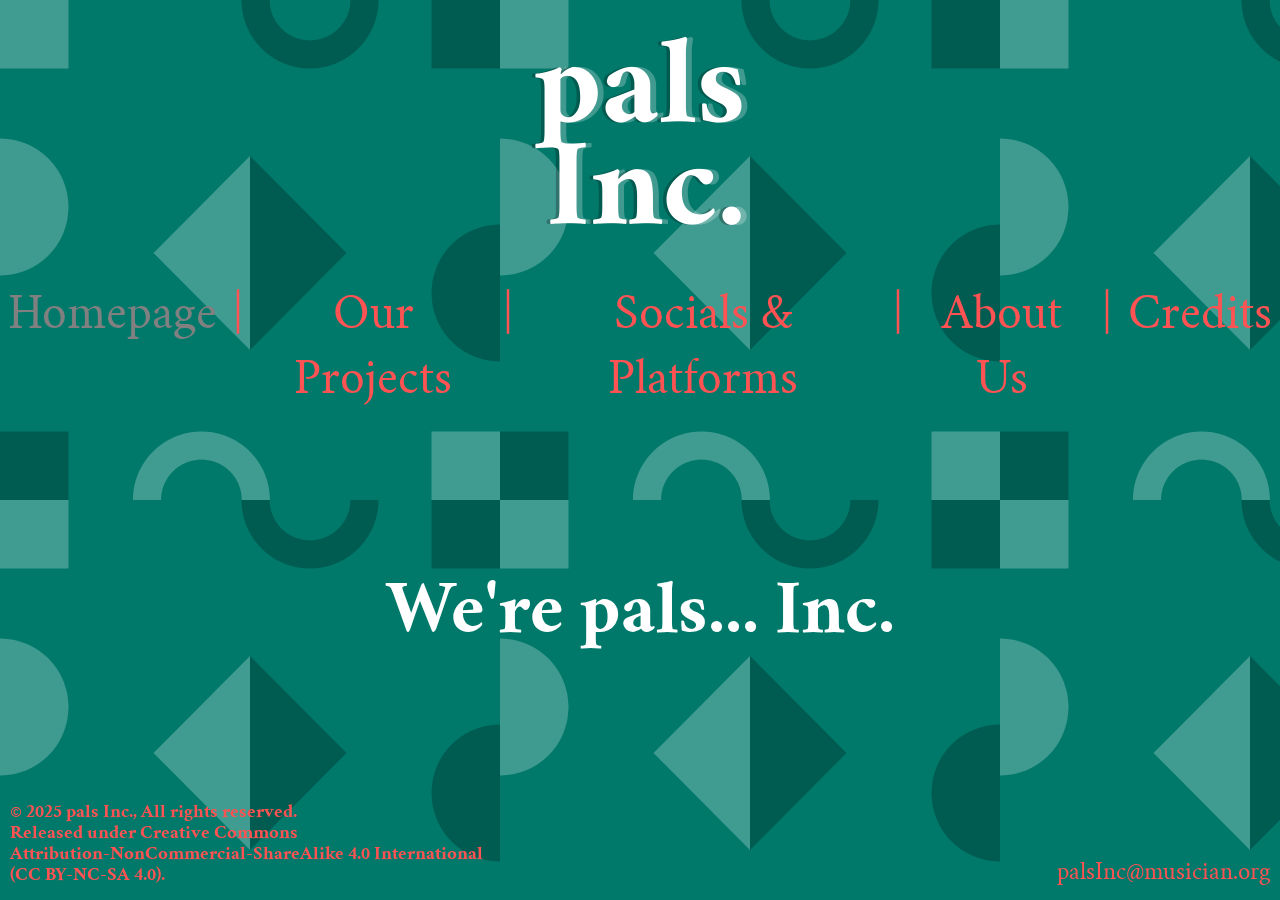
<file: index.html>
<!DOCTYPE html>
<html lang="en">

<head>

</head>

<body>
  <main style="text-align: center; margin: auto;">
    <img src="images/palsInc.png" width="250px" height="auto" style="margin-bottom: 1.25rem;">
    <nav></nav>
    <h1 style="margin-top: 1rem;">We're pals... Inc.</h1>
    <!--<div width="200px" style="width: fit-content; margin: 0 auto; text-align: left;">
        <h2><a href="pass.html" style="margin-top: 5rem;">Sign Up or Log In!</a><br><a class="white" href="pass.html" style="text-align: right;"><p>or Continue as a guest :3</p></a></h2>

        <ul style="list-style-type:upper-roman; margin: ; background-color: rgba(0, 0, 0, 0.5);">
          <b class="white">if you:...</b>
          <i>
          <li>Hate Capitalism</li>
          <li>Love Nature</li>
          <li>Hate Government</li>
          <li>Love Eachother</li>
          <li>Hate Convention</li>
          <li>Love Expression</li>
          </i>
        </ul>-->
    </div>
  </main>
</body>
<script src="pals.js"></script>

</html>
</file>
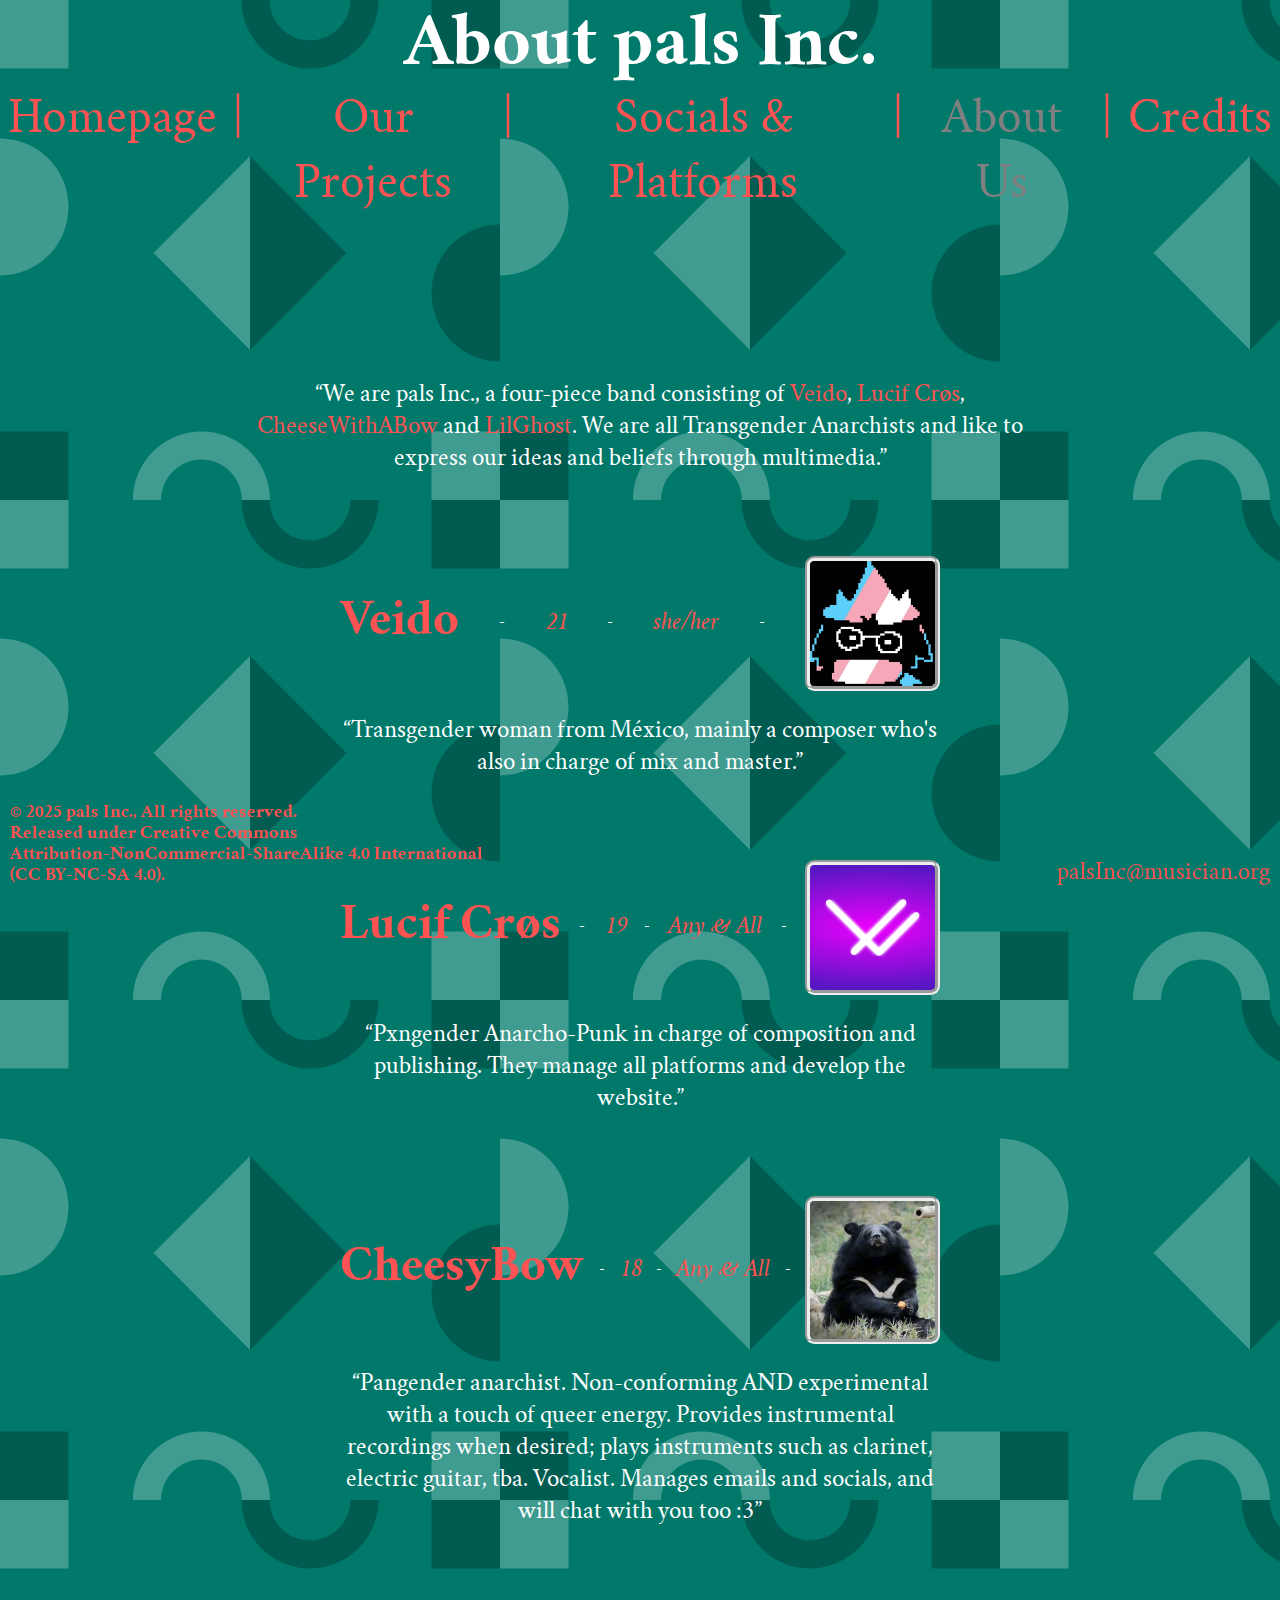
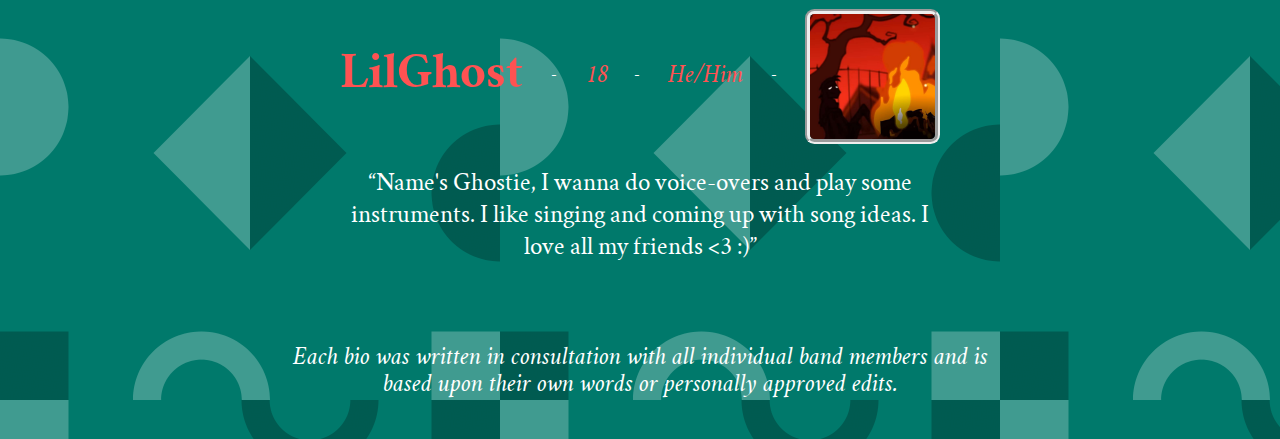
<file: about.html>
<!DOCTYPE html>
<html lang="en">

<head>

</head>

<body>
    <main>
        <h1>About pals Inc.</h1>
        <nav></nav>

        <p class="intro">“We are pals Inc., a four-piece band consisting of
            <a href="#vee">Veido</a>,
            <a href="#lucia">Lucif Crøs</a>,
            <a href="#cheese">CheeseWithABow</a> and
            <a href="#ghostie">LilGhost</a>.
            We are all Transgender Anarchists and like to express our ideas and beliefs through multimedia.”
        </p>

        <div id="band-container"></div>

        <p class="note">
            Each bio was written in consultation with all individual band members and is based upon their own words or
            personally approved edits.
        </p>
    </main>

    <script src="pals.js"></script>
</body>

</html>
</file>
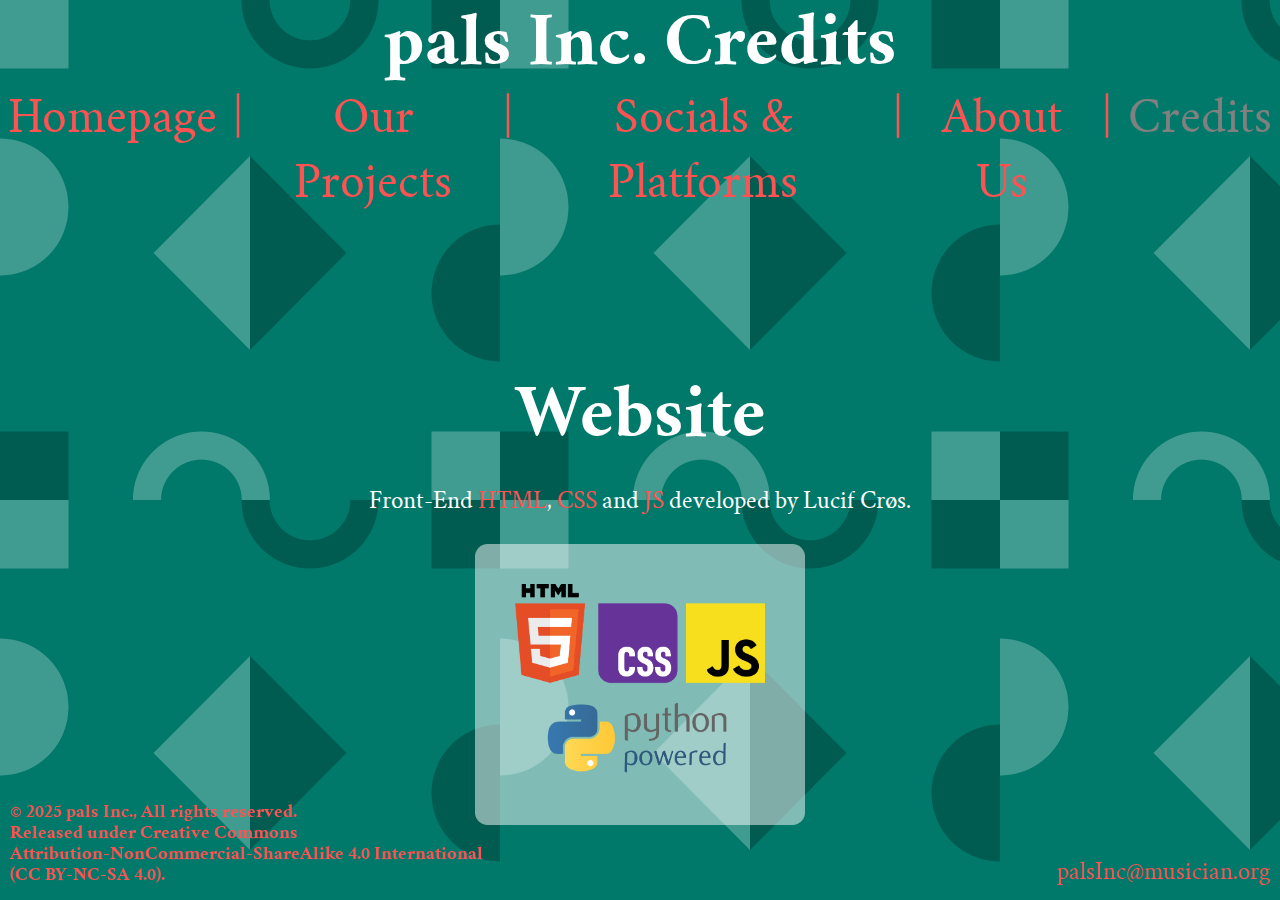
<file: credits.html>
<!DOCTYPE html>
<html lang="en">

<head>

</head>

<body>
    <main>
        <h1>pals Inc. Credits</h1>
        <nav></nav>
        <h1>Website</h1>
        <p>Front-End <a href="https://html.spec.whatwg.org/" target="_blank" rel="noopener noreferrer">HTML</a>, <a href="https://www.w3.org/Style/CSS/" target="_blank" rel="noopener noreferrer">CSS</a> and <a href="https://tc39.es/ecma262/" target="_blank" rel="noopener noreferrer">JS</a> developed by Lucif Crøs.</p>
        <!--<p>Back-End <a href="https://python.org">Python</a> developed by The Breadster</p>-->
    <div style="margin: 0 auto; width: 250px; background-color: rgba(255, 255, 255, 0.5); border-radius: 12.5px; padding: 2.5rem;"><img src="images/Complangs.png" width="250px"></div>
    </main>

    <script src="pals.js"></script>
</body>

</html>
</file>
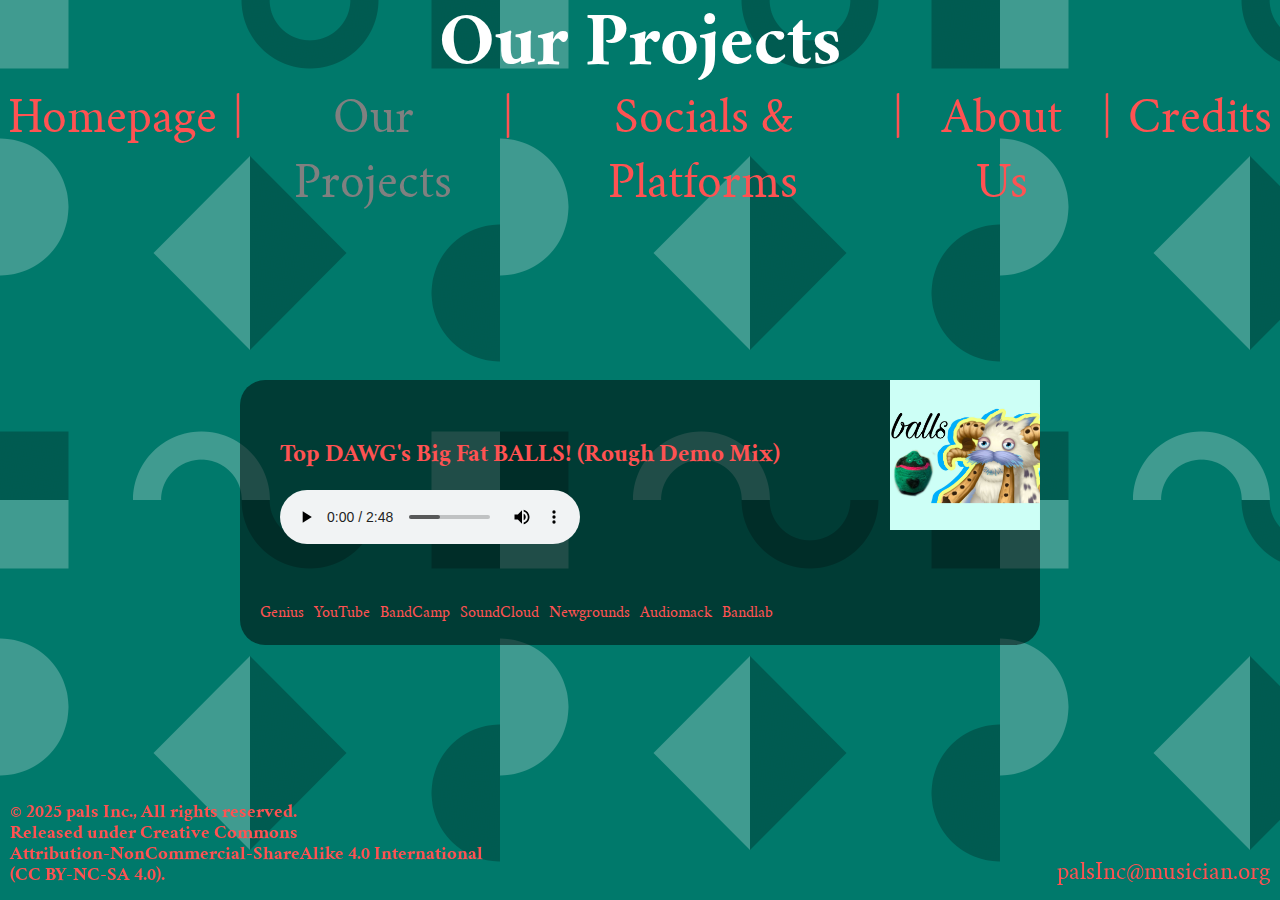
<file: projects.html>
<!DOCTYPE html>
<html lang="en">

<head>

</head>

<body>
<main>
    <h1>Our Projects</h1>

        <nav></nav>

    <div id="track-container"></div>
</main>

<script src="pals.js"></script>

</body>

</html>
</file>
